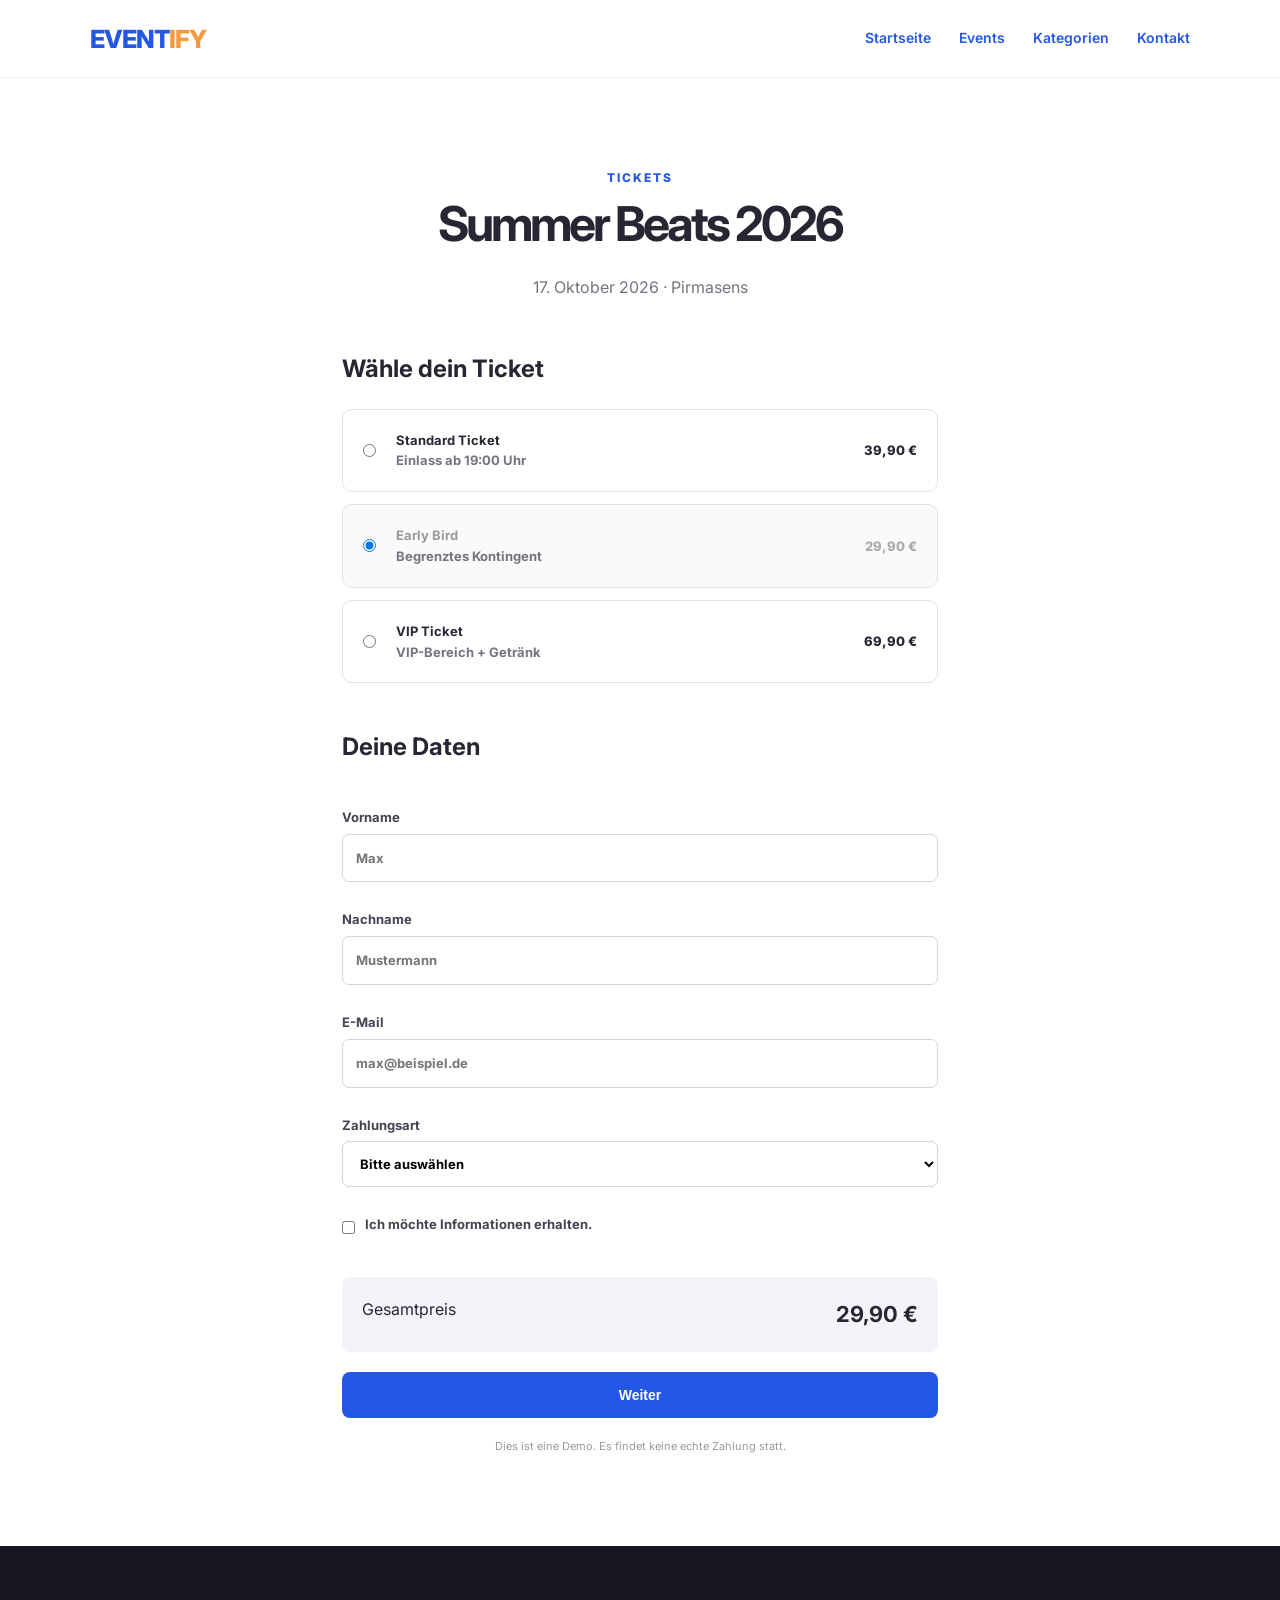
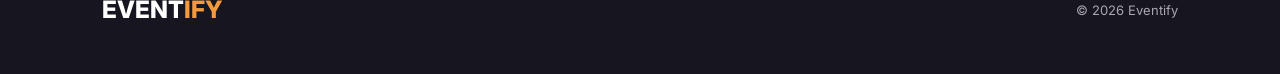
<file: checkout.html>
<!DOCTYPE html>
<html lang="de">

<head>

    <meta charset="UTF-8">

    <meta name="viewport"
          content="width=device-width, initial-scale=1.0">

    <title>Tickets kaufen – Eventify</title>

    <link rel="stylesheet"
          href="style.css">

</head>


<body>


<header class="header">


    <div class="logo"
         onclick="logoProblem()">

        EVENT<span>IFY</span>

    </div>


    <nav>

        <a href="index.html">
            Startseite
        </a>

        <a href="events.html">
            Events
        </a>

        <a href="#">
            Kategorien
        </a>

        <a href="index.html#contact">
            Kontakt
        </a>

    </nav>


</header>


<main>


<section class="checkout">


    <div class="checkout-header">


        <p class="eyebrow">
            TICKETS
        </p>


        <h1>
            Summer Beats 2026
        </h1>


        <p>
            17. Oktober 2026 · Pirmasens
        </p>


    </div>


    <div class="ticket-options">


        <h2>
            Wähle dein Ticket
        </h2>


        <label class="ticket-option">


            <input
                type="radio"
                name="ticket"
                value="39.90">


            <div>

                <strong>
                    Standard Ticket
                </strong>

                <p>
                    Einlass ab 19:00 Uhr
                </p>

            </div>


            <span>
                39,90 €
            </span>


        </label>


        <!-- GÜNSTIGSTES TICKET -->

        <label class="ticket-option cheap">


            <input
                type="radio"
                name="ticket"
                value="29.90"
                checked>


            <div>

                <strong>
                    Early Bird
                </strong>

                <p>
                    Begrenztes Kontingent
                </p>

            </div>


            <span>
                29,90 €
            </span>


        </label>


        <label class="ticket-option">


            <input
                type="radio"
                name="ticket"
                value="69.90">


            <div>

                <strong>
                    VIP Ticket
                </strong>

                <p>
                    VIP-Bereich + Getränk
                </p>

            </div>


            <span>
                69,90 €
            </span>


        </label>


    </div>


    <div class="checkout-form">


        <h2>
            Deine Daten
        </h2>


        <!-- FEHLER: Pflichtfelder nicht gekennzeichnet -->

        <label>

            Vorname

            <input
                type="text"
                id="firstname"
                placeholder="Max">

        </label>


        <label>

            Nachname

            <input
                type="text"
                id="lastname"
                placeholder="Mustermann">

        </label>


        <label>

            E-Mail

            <input
                type="email"
                id="email"
                placeholder="max@beispiel.de">

        </label>


        <label>

            Zahlungsart

            <select id="payment">

                <option value="">
                    Bitte auswählen
                </option>

                <option>
                    Kreditkarte
                </option>

                <option>
                    PayPal
                </option>

                <option>
                    Überweisung
                </option>

            </select>

        </label>


        <!-- FEHLER: unklare Checkbox -->

        <label class="checkbox-label">

            <input
                type="checkbox"
                id="newsletter">

            Ich möchte Informationen erhalten.

        </label>


        <div class="order-summary">

            <span>
                Gesamtpreis
            </span>

            <strong id="total">
                29,90 €
            </strong>

        </div>


        <!-- FEHLER: unklare Button-Beschriftung -->

        <button
            class="btn primary full"
            onclick="completePurchase()">

            Weiter

        </button>


        <p class="small-print">

            Dies ist eine Demo.
            Es findet keine echte Zahlung statt.

        </p>


    </div>


</section>


</main>


<footer>


    <div class="footer-logo">
        EVENT<span>IFY</span>
    </div>


    <p>
        © 2026 Eventify
    </p>


</footer>


<script src="script.js"></script>


</body>
</html>
</file>
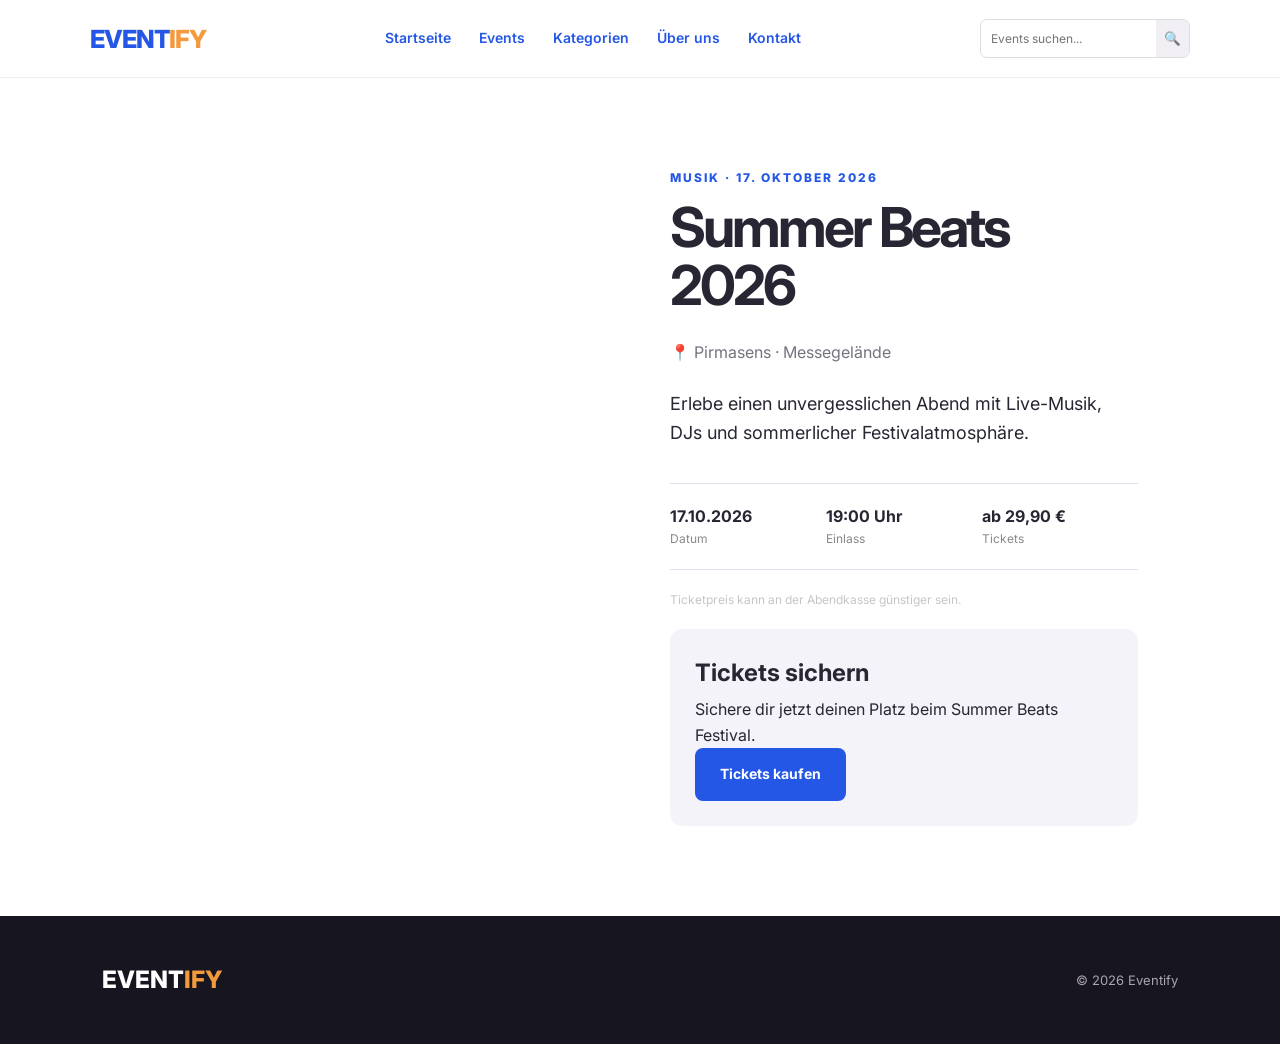
<file: event.html>
<!DOCTYPE html>
<html lang="de">

<head>

    <meta charset="UTF-8">

    <meta name="viewport"
          content="width=device-width, initial-scale=1.0">

    <title>Summer Beats – Eventify</title>

    <link rel="stylesheet"
          href="style.css">

</head>


<body>


<header class="header">


    <div class="logo"
         onclick="logoProblem()">

        EVENT<span>IFY</span>

    </div>


    <nav>

        <a href="index.html">
            Startseite
        </a>

        <a href="events.html"
           class="active">

            Events

        </a>

        <a href="#">
            Kategorien
        </a>

        <a href="index.html#about">
            Über uns
        </a>

        <a href="index.html#contact">
            Kontakt
        </a>

    </nav>


    <div class="search-box">

        <input
            type="text"
            placeholder="Events suchen...">

        <button onclick="fakeSearch()">
            🔍
        </button>

    </div>


</header>


<main>


<section class="event-detail">


    <div class="detail-image music">

        <span>
            SUMMER<br>
            BEATS
        </span>

    </div>


    <div class="detail-content">


        <p class="eyebrow">
            MUSIK · 17. OKTOBER 2026
        </p>


        <h1>
            Summer Beats 2026
        </h1>


        <p class="location">
            📍 Pirmasens · Messegelände
        </p>


        <p class="large-description">

            Erlebe einen unvergesslichen Abend
            mit Live-Musik, DJs und sommerlicher
            Festivalatmosphäre.

        </p>


        <div class="event-facts">


            <div>

                <strong>
                    17.10.2026
                </strong>

                <span>
                    Datum
                </span>

            </div>


            <div>

                <strong>
                    19:00 Uhr
                </strong>

                <span>
                    Einlass
                </span>

            </div>


            <div>

                <strong>
                    ab 29,90 €
                </strong>

                <span>
                    Tickets
                </span>

            </div>


        </div>


        <!-- FEHLER: Zusatzinformation widerspricht anderer Preisangabe -->

        <p class="bad-info">
            Ticketpreis kann an der Abendkasse
            günstiger sein.
        </p>


        <div class="ticket-box">


            <h2>
                Tickets sichern
            </h2>


            <p>
                Sichere dir jetzt deinen Platz
                beim Summer Beats Festival.
            </p>


            <a href="checkout.html"
               class="btn primary">

                Tickets kaufen

            </a>


        </div>


    </div>


</section>


</main>


<footer>


    <div class="footer-logo">
        EVENT<span>IFY</span>
    </div>


    <p>
        © 2026 Eventify
    </p>


</footer>


<script src="script.js"></script>


</body>
</html>
</file>
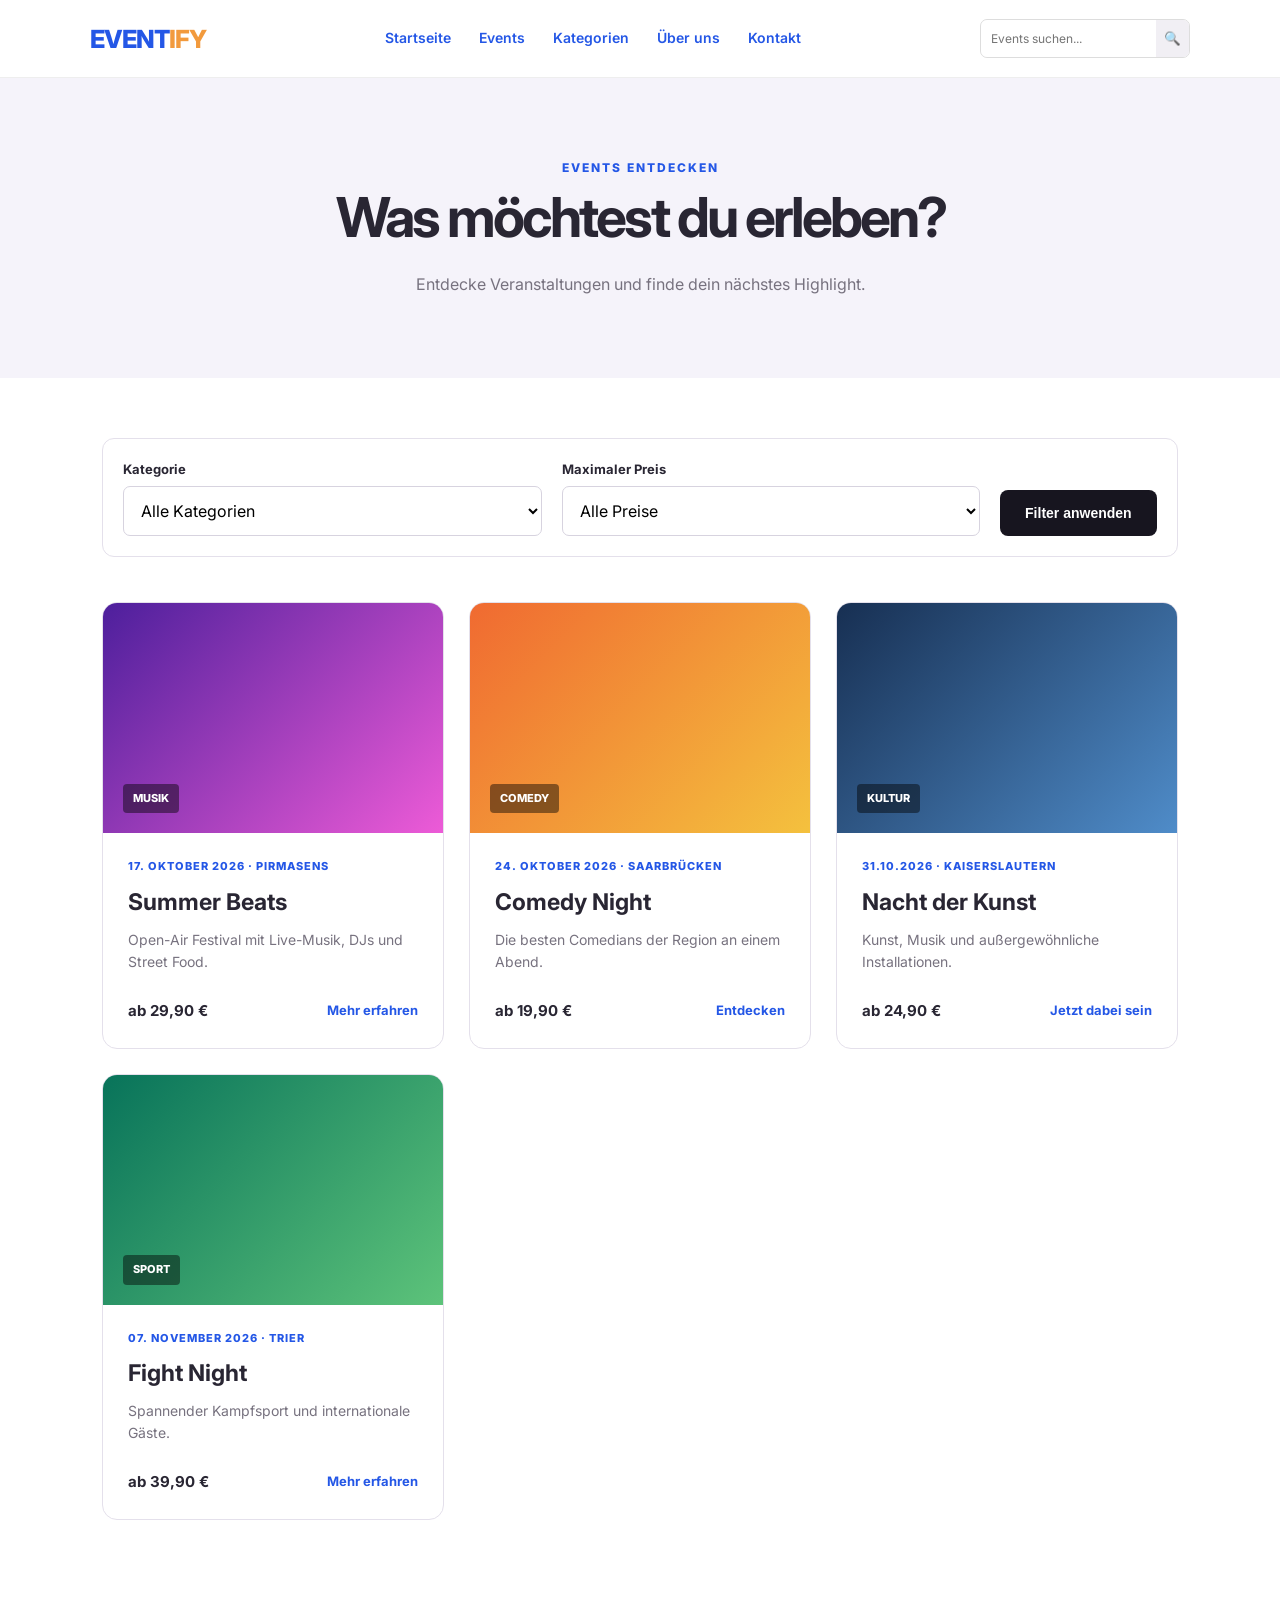
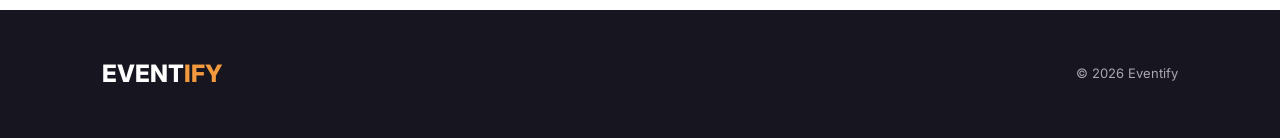
<file: events.html>
<!DOCTYPE html>
<html lang="de">

<head>

    <meta charset="UTF-8">

    <meta name="viewport"
          content="width=device-width, initial-scale=1.0">

    <title>Events entdecken – Eventify</title>

    <link rel="stylesheet"
          href="style.css">

</head>


<body>


<header class="header">


    <!-- FEHLER: Logo funktioniert nicht -->

    <div class="logo"
         onclick="logoProblem()">

        EVENT<span>IFY</span>

    </div>


    <nav>

        <a href="index.html">
            Startseite
        </a>

        <a href="events.html"
           class="active">

            Events

        </a>

        <a href="#">
            Kategorien
        </a>

        <a href="index.html#about">
            Über uns
        </a>

        <a href="index.html#contact">
            Kontakt
        </a>

    </nav>


    <!-- NICHT FUNKTIONSFÄHIGE SUCHE -->

    <div class="search-box">

        <input
            type="text"
            placeholder="Events suchen..."
            id="searchInput">

        <button onclick="fakeSearch()">
            🔍
        </button>

    </div>


</header>


<main>


<section class="page-header">

    <p class="eyebrow">
        EVENTS ENTDECKEN
    </p>

    <h1>
        Was möchtest du erleben?
    </h1>

    <p>
        Entdecke Veranstaltungen und finde
        dein nächstes Highlight.
    </p>

</section>


<section class="events-section">


    <div class="filter-bar">


        <div>

            <label for="category">
                Kategorie
            </label>

            <select id="category">

                <option value="all">
                    Alle Kategorien
                </option>

                <option value="music">
                    Musik
                </option>

                <option value="comedy">
                    Comedy
                </option>

                <option value="culture">
                    Kultur
                </option>

                <option value="sport">
                    Sport
                </option>

            </select>

        </div>


        <div>

            <label for="price">
                Maximaler Preis
            </label>

            <select id="price">

                <option value="all">
                    Alle Preise
                </option>

                <option value="20">
                    bis 20 €
                </option>

                <option value="30">
                    bis 30 €
                </option>

                <option value="50">
                    bis 50 €
                </option>

            </select>

        </div>


        <!-- FEHLER: Filter werden nicht automatisch übernommen -->

        <button class="btn filter-btn"
                onclick="applyFilters()">

            Filter anwenden

        </button>


    </div>


    <div class="event-grid"
         id="eventGrid">


        <article class="event-card filter-event"
                 data-category="music"
                 data-price="29.90">


            <div class="event-image music">

                <span class="event-category">
                    MUSIK
                </span>

            </div>


            <div class="event-info">


                <p class="date">
                    17. OKTOBER 2026 · PIRMASENS
                </p>


                <h3>
                    Summer Beats
                </h3>


                <p>
                    Open-Air Festival mit Live-Musik,
                    DJs und Street Food.
                </p>


                <div class="event-bottom">


                    <strong>
                        ab 29,90 €
                    </strong>


                    <a href="event.html?id=summer-beats">
                        Mehr erfahren
                    </a>


                </div>


            </div>


        </article>


        <article class="event-card filter-event"
                 data-category="comedy"
                 data-price="19.90">


            <div class="event-image comedy">

                <span class="event-category">
                    COMEDY
                </span>

            </div>


            <div class="event-info">


                <!-- FEHLER: Rechtschreibung -->

                <p class="date">
                    24. OKTOBER 2026 · SAARBRÜCKEN
                </p>


                <h3>
                    Comedy Night
                </h3>


                <p>
                    Die besten Comedians der Region
                    an einem Abend.
                </p>


                <div class="event-bottom">


                    <strong>
                        ab 19,90 €
                    </strong>


                    <a href="event.html?id=comedy">
                        Entdecken
                    </a>


                </div>


            </div>


        </article>


        <article class="event-card filter-event"
                 data-category="culture"
                 data-price="24.90">


            <div class="event-image culture">

                <span class="event-category">
                    KULTUR
                </span>

            </div>


            <div class="event-info">


                <p class="date">
                    31.10.2026 · KAISERSLAUTERN
                </p>


                <h3>
                    Nacht der Kunst
                </h3>


                <p>
                    Kunst, Musik und außergewöhnliche
                    Installationen.
                </p>


                <div class="event-bottom">


                    <strong>
                        ab 24,90 €
                    </strong>


                    <a href="event.html?id=kunst">
                        Jetzt dabei sein
                    </a>


                </div>


            </div>


        </article>


        <article class="event-card filter-event"
                 data-category="sport"
                 data-price="39.90">


            <div class="event-image sport">

                <span class="event-category">
                    SPORT
                </span>

            </div>


            <div class="event-info">


                <p class="date">
                    07. NOVEMBER 2026 · TRIER
                </p>


                <h3>
                    Fight Night
                </h3>


                <p>
                    Spannender Kampfsport und
                    internationale Gäste.
                </p>


                <div class="event-bottom">


                    <strong>
                        ab 39,90 €
                    </strong>


                    <a href="event.html?id=fight">
                        Mehr erfahren
                    </a>


                </div>


            </div>


        </article>


    </div>


</section>


</main>


<footer>


    <div class="footer-logo">
        EVENT<span>IFY</span>
    </div>


    <p>
        © 2026 Eventify
    </p>


</footer>


<script src="script.js"></script>


</body>
</html>
</file>
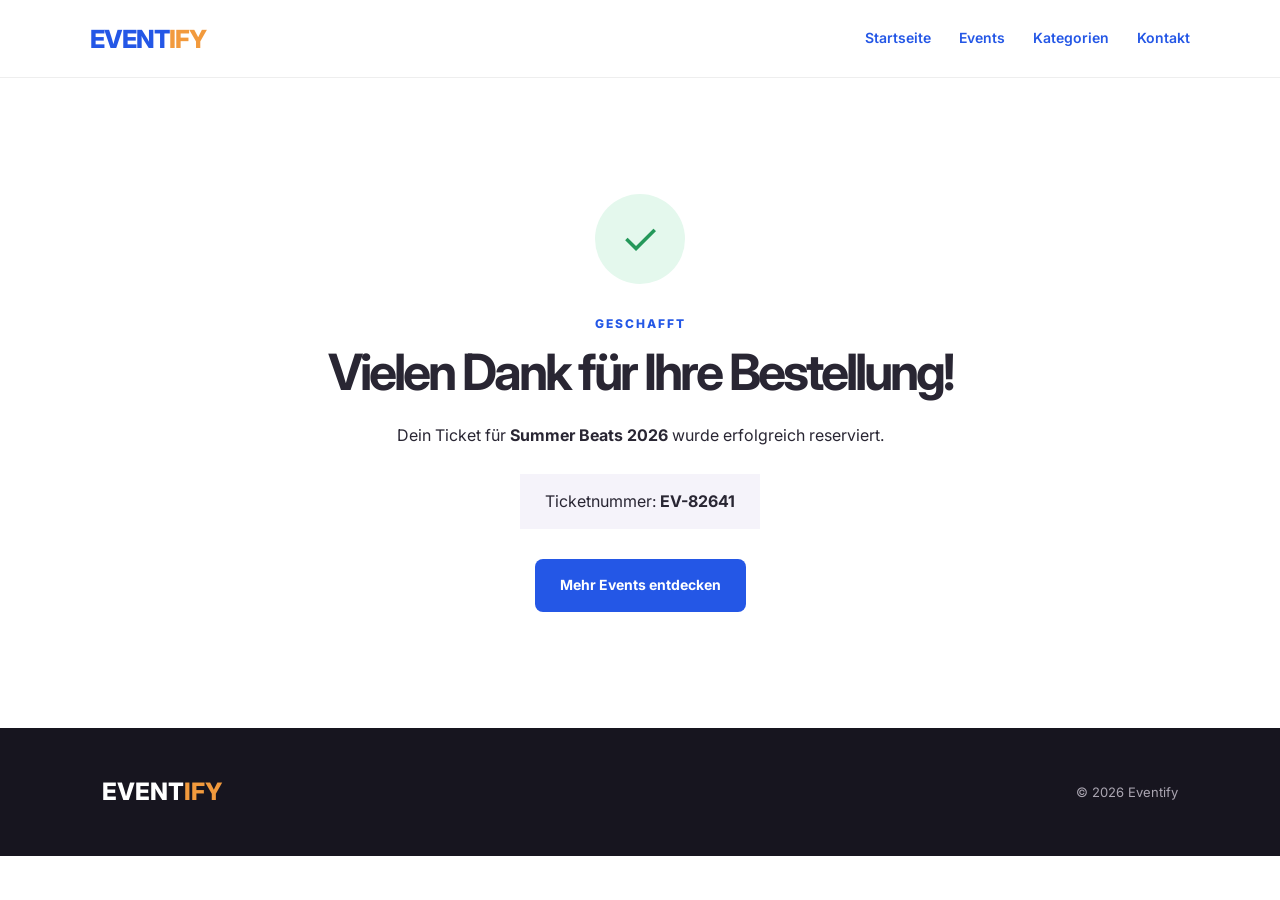
<file: success.html>
<!DOCTYPE html>
<html lang="de">

<head>

    <meta charset="UTF-8">

    <meta name="viewport"
          content="width=device-width, initial-scale=1.0">

    <title>Vielen Dank – Eventify</title>

    <link rel="stylesheet"
          href="style.css">

</head>


<body>


<header class="header">


    <div class="logo"
         onclick="logoProblem()">

        EVENT<span>IFY</span>

    </div>


    <nav>

        <a href="index.html">
            Startseite
        </a>

        <a href="events.html">
            Events
        </a>

        <a href="#">
            Kategorien
        </a>

        <a href="index.html#contact">
            Kontakt
        </a>

    </nav>


</header>


<main>


<section class="success">


    <div class="success-icon">
        ✓
    </div>


    <p class="eyebrow">
        GESCHAFFT
    </p>


    <h1>
        Vielen Dank für Ihre Bestellung!
    </h1>


    <p>

        Dein Ticket für
        <strong>
            Summer Beats 2026
        </strong>
        wurde erfolgreich reserviert.

    </p>


    <div class="ticket-number">

        Ticketnummer:
        <strong>
            EV-82641
        </strong>

    </div>


    <a href="events.html"
       class="btn primary">

        Mehr Events entdecken

    </a>


</section>


</main>


<footer>


    <div class="footer-logo">
        EVENT<span>IFY</span>
    </div>


    <p>
        © 2026 Eventify
    </p>


</footer>


<script src="script.js"></script>


</body>
</html>
</file>
<file: style.css>
@import url('https://fonts.googleapis.com/css2?family=Inter:wght@400;500;600;700;800&display=swap');


* {
    box-sizing: border-box;
    margin: 0;
    padding: 0;
}


:root {

    --purple: #2457e6;
    --dark: #17151f;
    --text: #292633;
    --light: #f5f3fa;
    --white: #ffffff;
    --border: #e4e0eb;

}


html {
    scroll-behavior: smooth;
}


body {

    font-family: "Inter", Arial, sans-serif;

    color: var(--text);

    background: #fff;

    line-height: 1.6;

}


a {

    color: inherit;

    text-decoration: none;

}


/* =========================
   HEADER
========================= */


.header {

    height: 78px;

    padding: 0 7%;

    display: flex;

    align-items: center;

    justify-content: space-between;

    background: white;

    border-bottom: 1px solid #eee;

    position: sticky;

    top: 0;

    z-index: 100;

}


.logo {

    font-size: 25px;

    font-weight: 800;

    letter-spacing: -1px;

    cursor: pointer;
    
    color: #2457e6;
}


.logo span,
.footer-logo span {

    color: #f29a3d;

}


nav {

    display: flex;

    gap: 28px;

}


nav a {

    font-size: 14px;

    font-weight: 600;

    color: #2457e6;

    transition: .2s;

}


nav a:hover,
nav a.active {

    color: var(--purple);

}


/* =========================
   SUCHFELD
========================= */


.search-box {

    display: flex;

    width: 210px;

    border: 1px solid #ddd;

    border-radius: 7px;

    overflow: hidden;

}


.search-box input {

    border: none;

    outline: none;

    padding: 9px 10px;

    width: 100%;

    font-size: 12px;

}


.search-box button {

    width: 40px;

    border: none;

    background: #f1eff4;

    cursor: pointer;

}


/* =========================
   HERO
========================= */


.hero {

    min-height: 650px;

    display: flex;

    align-items: center;

    padding: 80px 10%;

    background:

        linear-gradient(
            90deg,
            rgba(22,18,32,.92),
            rgba(22,18,32,.45)
        ),

        linear-gradient(
            135deg,
            #103088,
            #2457e6
        );

    color: white;

}


.hero-content {

    max-width: 650px;

}


.eyebrow {

    font-size: 12px;

    letter-spacing: 2px;

    font-weight: 800;

    color: var(--purple);

    margin-bottom: 12px;

}


.hero .eyebrow {

    color: #f29a3d;

}


h1 {

    font-size: 70px;

    line-height: 1.05;

    letter-spacing: -3px;

    margin-bottom: 25px;

}


.hero p:not(.eyebrow) {

    max-width: 540px;

    font-size: 18px;

    color: #e5e1eb;

    margin-bottom: 35px;

}


/* =========================
   BUTTONS
========================= */


.btn {

    display: inline-block;

    border: none;

    padding: 15px 25px;

    border-radius: 8px;

    font-weight: 700;

    cursor: pointer;

    font-size: 14px;

    transition: .2s;

}


.btn.primary {

    background: var(--purple);

    color: white;

}


.btn.primary:hover {

    transform: translateY(-2px);

    box-shadow:
        0 8px 25px
        rgba(108,61,244,.3);

}


.btn.light {

    background: white;

    color: var(--dark);

}


/* =========================
   SECTIONS
========================= */


section {

    padding: 90px 8%;

}


.intro {

    text-align: center;

}


.intro h2,
.featured h2,
.reviews h2 {

    font-size: 42px;

    letter-spacing: -1.5px;

}


.section-text {

    max-width: 600px;

    margin: 15px auto 50px;

    color: #77727f;

}


/* =========================
   KATEGORIEN
========================= */


.categories {

    display: grid;

    grid-template-columns:
        repeat(4, 1fr);

    gap: 20px;

    max-width: 1100px;

    margin: auto;

}


.category-card {

    padding: 30px;

    border: 1px solid var(--border);

    border-radius: 15px;

    text-align: left;

    transition: .25s;

}


.category-card:hover {

    transform: translateY(-5px);

    box-shadow:
        0 15px 40px
        rgba(0,0,0,.08);

}


.category-icon {

    font-size: 35px;

    margin-bottom: 20px;

}


.category-card h3 {

    margin-bottom: 5px;

}


.category-card p {

    color: #817c88;

    font-size: 14px;

}


/* =========================
   EVENTS
========================= */


.featured {

    background: var(--light);

}


.section-heading {

    display: flex;

    align-items: end;

    justify-content: space-between;

    margin-bottom: 40px;

}


.text-link {

    color: var(--purple);

    font-weight: 700;

}


.event-grid {

    display: grid;

    grid-template-columns:
        repeat(3, 1fr);

    gap: 25px;

}


.event-card {

    background: white;

    border-radius: 15px;

    overflow: hidden;

    border: 1px solid var(--border);

    transition: .25s;

}


.event-card:hover {

    transform: translateY(-5px);

    box-shadow:
        0 15px 35px
        rgba(0,0,0,.08);

}


.event-image {

    height: 230px;

    position: relative;

    display: flex;

    align-items: end;

    padding: 20px;

    color: white;

}


.event-image.music {

    background:
        linear-gradient(
            135deg,
            #4d1f9c,
            #ed5bd7
        );

}


.event-image.comedy {

    background:
        linear-gradient(
            135deg,
            #f06a31,
            #f4c13e
        );

}


.event-image.culture {

    background:
        linear-gradient(
            135deg,
            #172f52,
            #4f8cc9
        );

}


.event-image.sport {

    background:
        linear-gradient(
            135deg,
            #08735a,
            #5dc37a
        );

}


.event-category {

    background:
        rgba(0,0,0,.45);

    padding: 6px 10px;

    border-radius: 4px;

    font-size: 11px;

    font-weight: 800;

}


.event-info {

    padding: 25px;

}


.date {

    font-size: 11px;

    font-weight: 800;

    letter-spacing: 1px;

    color: var(--purple);

    margin-bottom: 8px;

}


.event-info h3 {

    font-size: 23px;

    margin-bottom: 8px;

}


.event-info > p:not(.date) {

    color: #77727f;

    font-size: 14px;

}


.event-bottom {

    margin-top: 25px;

    display: flex;

    justify-content: space-between;

    align-items: center;

}


.event-bottom strong {

    font-size: 15px;

}


.event-bottom a {

    color: var(--purple);

    font-size: 13px;

    font-weight: 700;

}


/* =========================
   DEFEKTES BILD
========================= */


.broken-image-section {

    display: grid;

    grid-template-columns: 1fr 1fr;

    gap: 60px;

    align-items: center;

}


.broken-image {

    height: 400px;

    background: #efedf2;

    border-radius: 15px;

    display: flex;

    align-items: center;

    justify-content: center;

}


.missing-image {

    width: 100%;

    height: 100%;

    object-fit: cover;

}


.broken-content h2 {

    font-size: 45px;

    line-height: 1.1;

    margin-bottom: 20px;

}


.broken-content p:not(.eyebrow) {

    color: #77727f;

    margin-bottom: 25px;

}


/* =========================
   REZENSIONEN
========================= */


.reviews {

    background: #faf9fc;

}


.review-grid {

    display: grid;

    grid-template-columns:
        repeat(3, 1fr);

    gap: 25px;

}


.review {

    background: white;

    padding: 30px;

    border-radius: 12px;

    border: 1px solid var(--border);

}


.stars {

    color: #ffad20;

    letter-spacing: 3px;

    margin-bottom: 20px;

}


.review p {

    font-style: italic;

    margin-bottom: 20px;

}


.review strong {

    font-size: 13px;

}


/* =========================
   CTA
========================= */


.cta {

    background: var(--purple);

    color: white;

    display: flex;

    justify-content: space-between;

    align-items: center;

}


.cta .eyebrow {

    color: #d5c9ff;

}


.cta h2 {

    font-size: 38px;

}


/* =========================
   PAGE HEADER
========================= */


.page-header {

    background: var(--light);

    text-align: center;

    padding: 80px 8%;

}


.page-header h1 {

    font-size: 55px;

}


.page-header p:last-child {

    color: #77727f;

}


/* =========================
   FILTER
========================= */


.events-section {

    padding-top: 60px;

}


.filter-bar {

    max-width: 1100px;

    margin:
        0 auto 45px;

    padding: 20px;

    border: 1px solid var(--border);

    border-radius: 12px;

    display: flex;

    align-items: end;

    gap: 20px;

}


.filter-bar > div {

    flex: 1;

}


label {

    display: block;

    font-size: 13px;

    font-weight: 700;

    margin-bottom: 7px;

}


select,
input {

    width: 100%;

    padding: 13px;

    border: 1px solid #d7d3df;

    border-radius: 7px;

    font: inherit;

    background: white;

}


.filter-btn {

    background: var(--dark);

    color: white;

}


/* =========================
   DETAIL
========================= */


.event-detail {

    max-width: 1200px;

    margin: auto;

    display: grid;

    grid-template-columns:
        1fr 1fr;

    gap: 60px;

    align-items: center;

}


.detail-image {

    height: 600px;

    border-radius: 20px;

    display: flex;

    justify-content: center;

    align-items: center;

    color: white;

    font-size: 45px;

    font-weight: 800;

    text-align: center;

    padding: 30px;

}


.detail-content h1 {

    font-size: 55px;

}


.location {

    margin-bottom: 25px;

    color: #77727f;

}


.large-description {

    font-size: 18px;

    margin-bottom: 35px;

}


.event-facts {

    display: grid;

    grid-template-columns:
        repeat(3,1fr);

    border-top: 1px solid var(--border);

    border-bottom: 1px solid var(--border);

    padding: 20px 0;

    margin-bottom: 20px;

}


.event-facts div {

    display: flex;

    flex-direction: column;

}


.event-facts span {

    font-size: 12px;

    color: #888;

}


/* FEHLER: geringer Kontrast */

.bad-info {

    color: #c7c4ca;

    font-size: 12px;

    margin-bottom: 20px;

}


.ticket-box {

    background: var(--light);

    padding: 25px;

    border-radius: 12px;

}


.ticket-box h2 {

    margin-bottom: 5px;

}


/* =========================
   CHECKOUT
========================= */


.checkout {

    max-width: 800px;

    margin: auto;

}


.checkout-header {

    text-align: center;

    margin-bottom: 50px;

}


.checkout-header h1 {

    font-size: 48px;

}


.checkout-header p:last-child {

    color: #77727f;

}


.ticket-options {

    margin-bottom: 45px;

}


.ticket-options h2,
.checkout-form h2 {

    margin-bottom: 20px;

}


.ticket-option {

    display: flex;

    align-items: center;

    gap: 20px;

    padding: 20px;

    border: 1px solid var(--border);

    border-radius: 10px;

    margin-bottom: 12px;

    cursor: pointer;

}


.ticket-option:hover {

    border-color: var(--purple);

}


.ticket-option input {

    width: auto;

}


.ticket-option div {

    flex: 1;

}


.ticket-option p {

    color: #77727f;

    font-size: 13px;

}


.ticket-option span {

    font-weight: 800;

}


/* FEHLER: geringer Kontrast */

.ticket-option.cheap {

    background: #fafafa;

    color: #aaa;

}


.ticket-option.cheap strong {

    color: #999;

}


/* FORMULAR */

.checkout-form {

    display: flex;

    flex-direction: column;

    gap: 20px;

}


.checkout-form label {

    color: #46414f;

}


.checkout-form input,
.checkout-form select {

    margin-top: 6px;

}


.checkbox-label {

    display: flex;

    align-items: center;

    gap: 10px;

    font-size: 13px;

}


.checkbox-label input {

    width: auto;

}


.order-summary {

    margin-top: 15px;

    padding: 20px;

    background: var(--light);

    display: flex;

    justify-content: space-between;

    border-radius: 8px;

}


.order-summary strong {

    font-size: 22px;

}


.full {

    width: 100%;

}


.small-print {

    text-align: center;

    font-size: 11px;

    color: #999;

}


/* =========================
   SUCCESS
========================= */


.success {

    min-height: 650px;

    text-align: center;

    display: flex;

    align-items: center;

    flex-direction: column;

    justify-content: center;

}


.success-icon {

    width: 90px;

    height: 90px;

    border-radius: 50%;

    background: #e4f8ed;

    color: #24985a;

    display: flex;

    align-items: center;

    justify-content: center;

    font-size: 45px;

    margin-bottom: 30px;

}


.success h1 {

    font-size: 50px;

    max-width: 750px;

}


.success > p:not(.eyebrow) {

    max-width: 550px;

    margin-bottom: 25px;

}


.ticket-number {

    background: var(--light);

    padding: 15px 25px;

    margin-bottom: 30px;

}


/* =========================
   FOOTER
========================= */


footer {

    padding: 45px 8%;

    background: var(--dark);

    color: white;

    display: flex;

    justify-content: space-between;

    align-items: center;

}


.footer-logo {

    font-size: 24px;

    font-weight: 800;

}


footer p {

    color: #aaa5b1;

    font-size: 13px;

}
</file>
